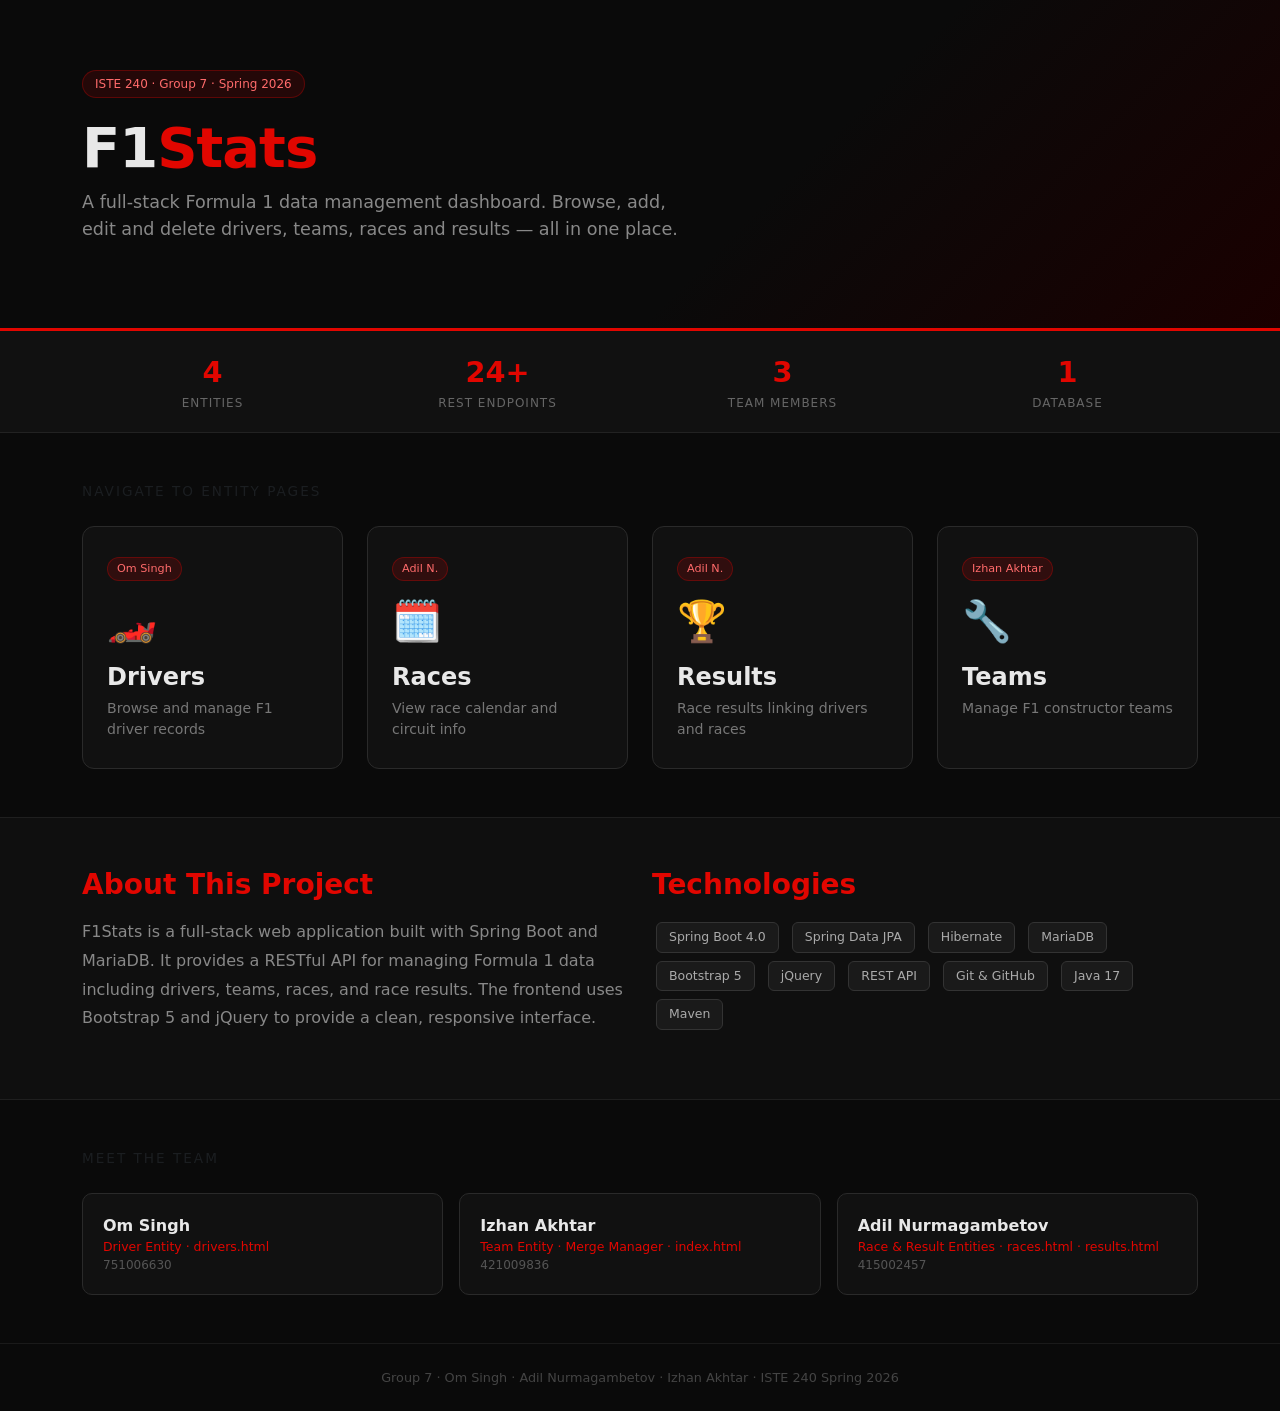
<file: src/main/resources/static/index.html>
<!DOCTYPE html>
<!-- Author: Om Singh - 751006630 -->
<html lang="en">
<head>
    <meta charset="UTF-8" />
    <meta name="viewport" content="width=device-width, initial-scale=1.0" />
    <title>F1Stats Dashboard</title>
    <link href="https://cdn.jsdelivr.net/npm/bootstrap@5.3.0/dist/css/bootstrap.min.css" rel="stylesheet" />
    <style>
        body { background: #0a0a0a; color: #e8e8e8; min-height: 100vh; }


        .hero { background: linear-gradient(135deg, #0a0a0a 60%, #1a0000);
            border-bottom: 3px solid #e10600; padding: 70px 40px; }
        .hero h1 { font-size: 3.5rem; font-weight: 900; letter-spacing: -1px; }
        .hero h1 span { color: #e10600; }
        .hero p { color: #888; font-size: 1.1rem; max-width: 600px; }
        .hero .badge-group { background: rgba(225,6,0,0.12); color: #ff6b6b;
            border: 1px solid rgba(225,6,0,0.3); font-size: 0.75rem;
            padding: 4px 12px; border-radius: 20px; display: inline-block; margin-bottom: 16px; }


        .stats-bar { background: #111; border-bottom: 1px solid #222; padding: 20px 0; }
        .stat-item { text-align: center; }
        .stat-item .num { font-size: 1.8rem; font-weight: 800; color: #e10600; }
        .stat-item .label { font-size: 0.75rem; color: #666; text-transform: uppercase; letter-spacing: 1px; }


        .nav-card { background: #111; border: 1px solid #2a2a2a; border-radius: 12px;
            padding: 28px 24px; transition: border-color .2s, transform .15s; cursor: pointer;
            text-decoration: none; color: #e8e8e8; display: block; height: 100%; }
        .nav-card:hover { border-color: #e10600; transform: translateY(-4px); color: #e8e8e8; }
        .nav-card .icon { font-size: 2.5rem; margin-bottom: 12px; }
        .nav-card h4 { font-weight: 700; margin-bottom: 6px; }
        .nav-card p { color: #777; font-size: 0.88rem; margin: 0; }
        .badge-entity { background: rgba(225,6,0,0.15); color: #ff6b6b;
            border: 1px solid rgba(225,6,0,0.3); font-size: 0.7rem;
            padding: 3px 9px; border-radius: 20px; margin-bottom: 10px; display: inline-block; }


        .about-section { background: #0f0f0f; border-top: 1px solid #1f1f1f;
            border-bottom: 1px solid #1f1f1f; padding: 50px 0; }
        .about-section h3 { color: #e10600; font-weight: 700; margin-bottom: 16px; }
        .tech-badge { background: #1a1a1a; border: 1px solid #333; color: #aaa;
            font-size: 0.78rem; padding: 5px 12px; border-radius: 6px; display: inline-block; margin: 4px; }

        .team-card { background: #111; border: 1px solid #2a2a2a; border-radius: 10px; padding: 20px; }
        .team-card .name { font-weight: 700; font-size: 1rem; }
        .team-card .role { color: #e10600; font-size: 0.78rem; }
        .team-card .id { color: #555; font-size: 0.75rem; }

        footer { border-top: 1px solid #1a1a1a; color: #444; font-size: 0.8rem; padding: 24px 40px; }
    </style>
</head>
<body>


<div class="hero">
    <div class="container">
        <div class="badge-group">ISTE 240 · Group 7 · Spring 2026</div>
        <h1>F1<span>Stats</span></h1>
        <p class="mt-2">A full-stack Formula 1 data management dashboard. Browse, add, edit and delete drivers, teams, races and results — all in one place.</p>

    </div>
</div>

<div class="stats-bar">
    <div class="container">
        <div class="row">
            <div class="col-3 stat-item">
                <div class="num">4</div>
                <div class="label">Entities</div>
            </div>
            <div class="col-3 stat-item">
                <div class="num">24+</div>
                <div class="label">REST Endpoints</div>
            </div>
            <div class="col-3 stat-item">
                <div class="num">3</div>
                <div class="label">Team Members</div>
            </div>
            <div class="col-3 stat-item">
                <div class="num">1</div>
                <div class="label">Database</div>
            </div>
        </div>
    </div>
</div>


<div class="container my-5">
    <p class="text-muted mb-4" style="font-size:.85rem; letter-spacing:2px; text-transform:uppercase;">
        Navigate to entity pages
    </p>
    <div class="row g-4">
        <div class="col-md-3">
            <a href="drivers.html" class="nav-card">
                <div class="badge-entity">Om Singh</div>
                <div class="icon">🏎️</div>
                <h4>Drivers</h4>
                <p>Browse and manage F1 driver records</p>
            </a>
        </div>
        <div class="col-md-3">
            <a href="race.html" class="nav-card">
                <div class="badge-entity">Adil N.</div>
                <div class="icon">🗓️</div>
                <h4>Races</h4>
                <p>View race calendar and circuit info</p>
            </a>
        </div>
        <div class="col-md-3">
            <a href="result.html" class="nav-card">
                <div class="badge-entity">Adil N.</div>
                <div class="icon">🏆</div>
                <h4>Results</h4>
                <p>Race results linking drivers and races</p>
            </a>
        </div>
        <div class="col-md-3">
            <a href="teams.html" class="nav-card">
                <div class="badge-entity">Izhan Akhtar</div>
                <div class="icon">🔧</div>
                <h4>Teams</h4>
                <p>Manage F1 constructor teams</p>
            </a>
        </div>
    </div>
</div>


<div class="about-section">
    <div class="container">
        <div class="row">
            <div class="col-md-6">
                <h3>About This Project</h3>
                <p style="color:#888; line-height:1.8;">F1Stats is a full-stack web application built with Spring Boot and MariaDB. It provides a RESTful API for managing Formula 1 data including drivers, teams, races, and race results. The frontend uses Bootstrap 5 and jQuery to provide a clean, responsive interface.</p>
            </div>
            <div class="col-md-6">
                <h3>Technologies</h3>
                <div>
                    <span class="tech-badge">Spring Boot 4.0</span>
                    <span class="tech-badge">Spring Data JPA</span>
                    <span class="tech-badge">Hibernate</span>
                    <span class="tech-badge">MariaDB</span>
                    <span class="tech-badge">Bootstrap 5</span>
                    <span class="tech-badge">jQuery</span>
                    <span class="tech-badge">REST API</span>
                    <span class="tech-badge">Git & GitHub</span>
                    <span class="tech-badge">Java 17</span>
                    <span class="tech-badge">Maven</span>
                </div>
            </div>
        </div>
    </div>
</div>


<div class="container my-5">
    <p class="text-muted mb-4" style="font-size:.85rem; letter-spacing:2px; text-transform:uppercase;">Meet the team</p>
    <div class="row g-3">
        <div class="col-md-4">
            <div class="team-card">
                <div class="name">Om Singh</div>
                <div class="role">Driver Entity · drivers.html</div>
                <div class="id">751006630</div>
            </div>
        </div>
        <div class="col-md-4">
            <div class="team-card">
                <div class="name">Izhan Akhtar</div>
                <div class="role">Team Entity · Merge Manager · index.html</div>
                <div class="id">421009836</div>
            </div>
        </div>
        <div class="col-md-4">
            <div class="team-card">
                <div class="name">Adil Nurmagambetov</div>
                <div class="role">Race & Result Entities · races.html · results.html</div>
                <div class="id">415002457</div>
            </div>
        </div>
    </div>
</div>

<footer class="text-center">
    Group 7 · Om Singh · Adil Nurmagambetov · Izhan Akhtar · ISTE 240 Spring 2026
</footer>

</body>
</html>
</file>
